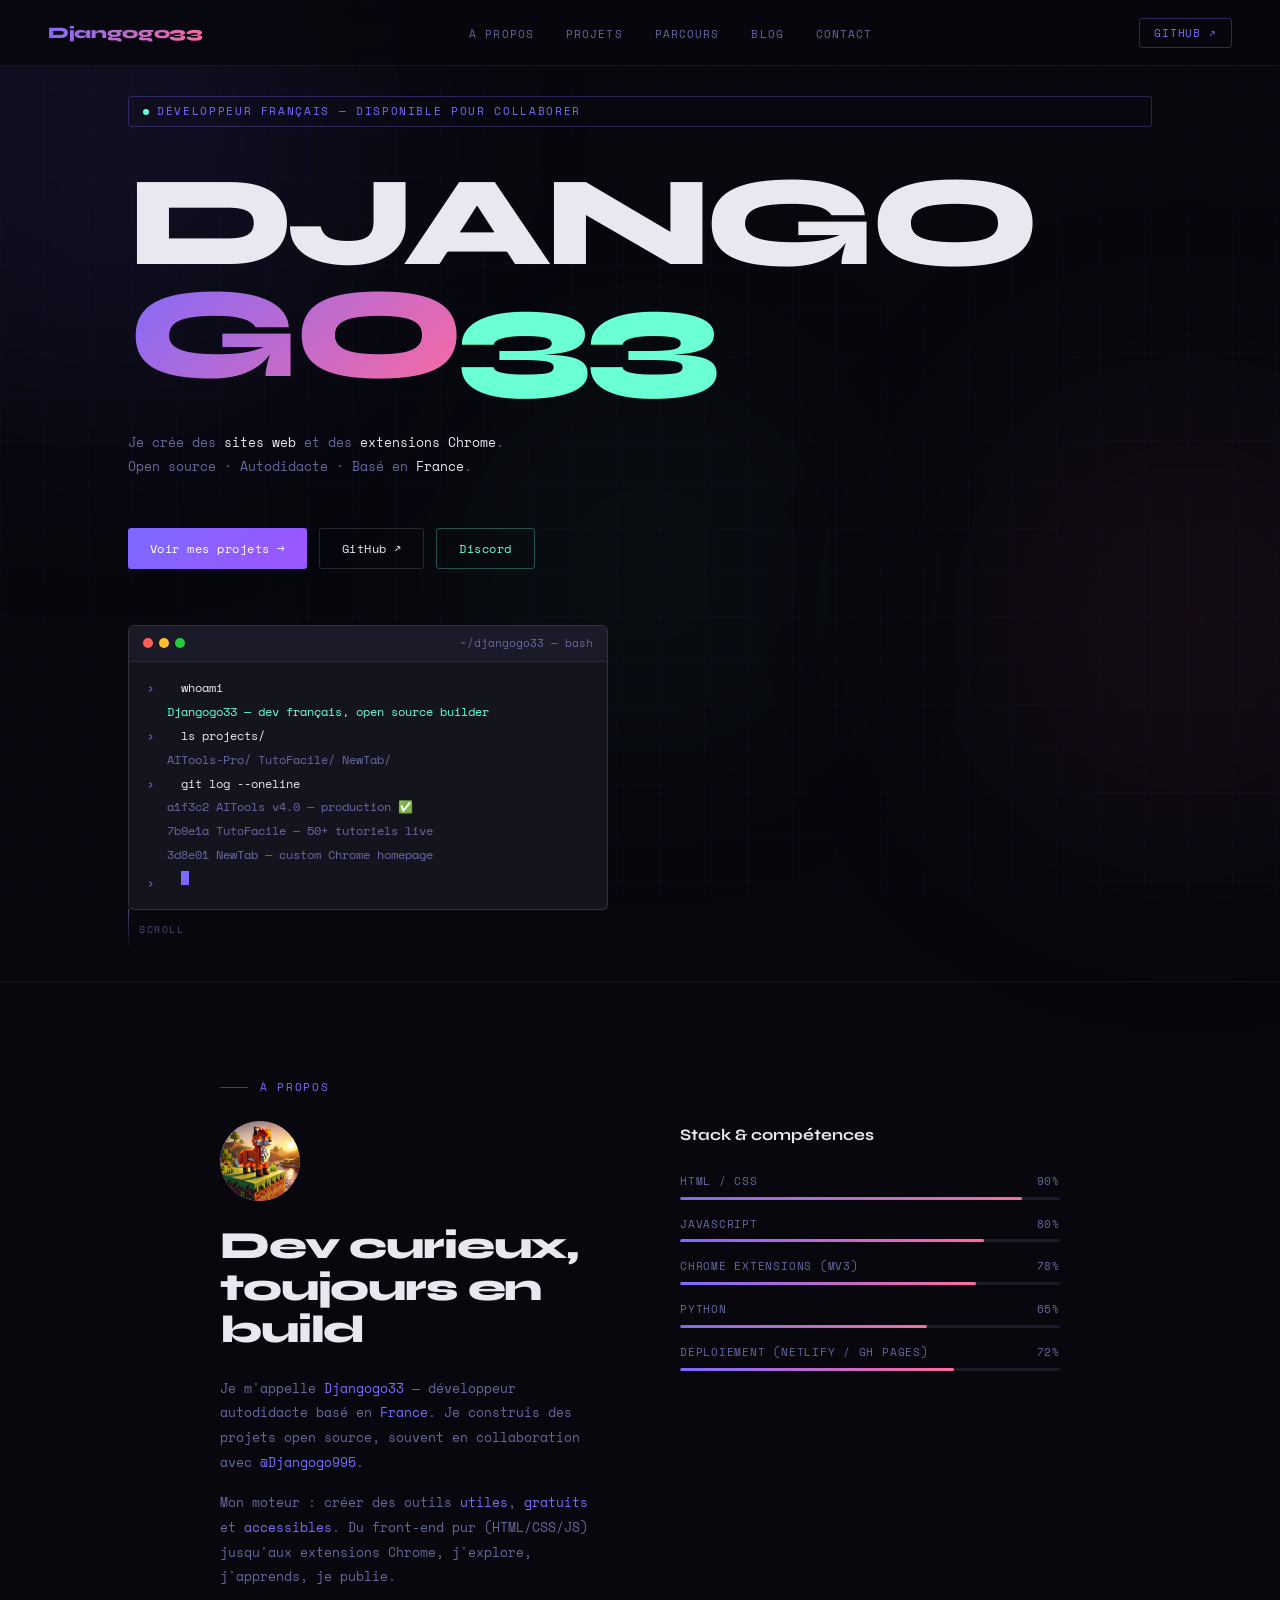
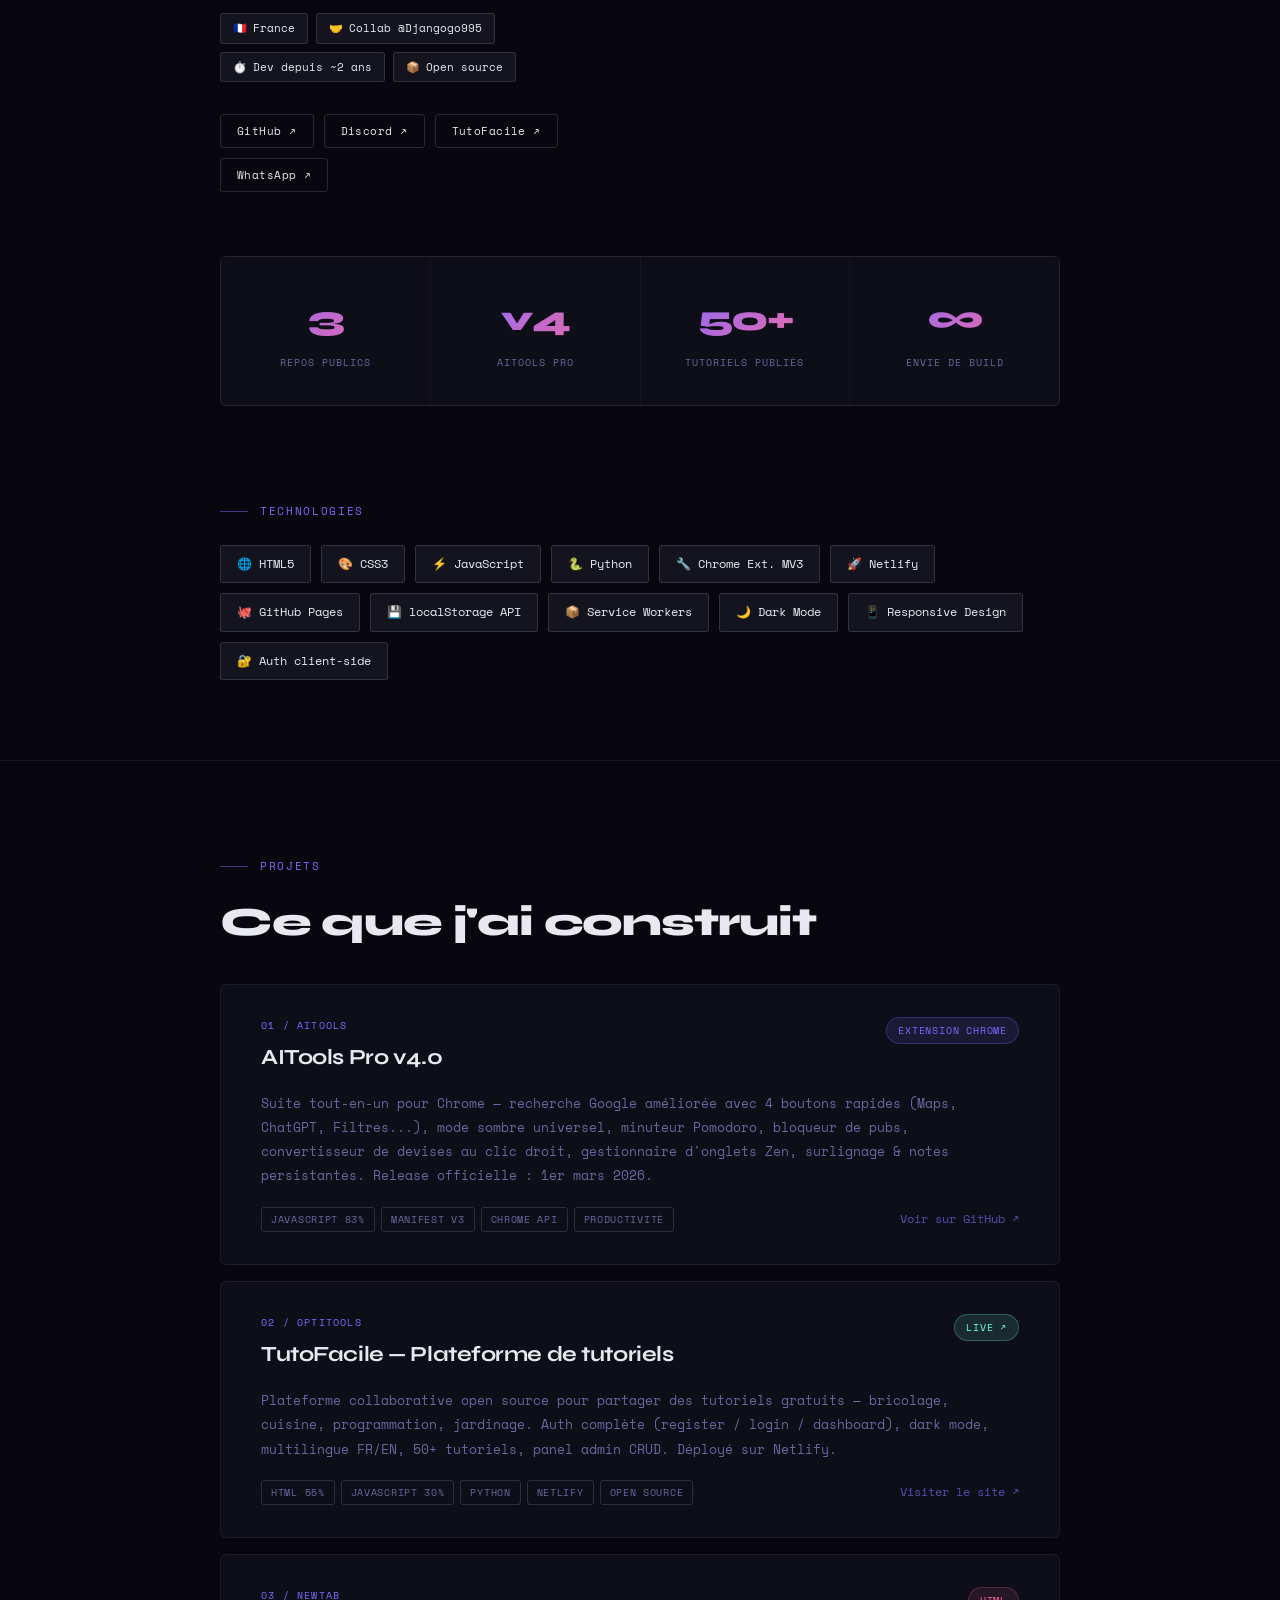
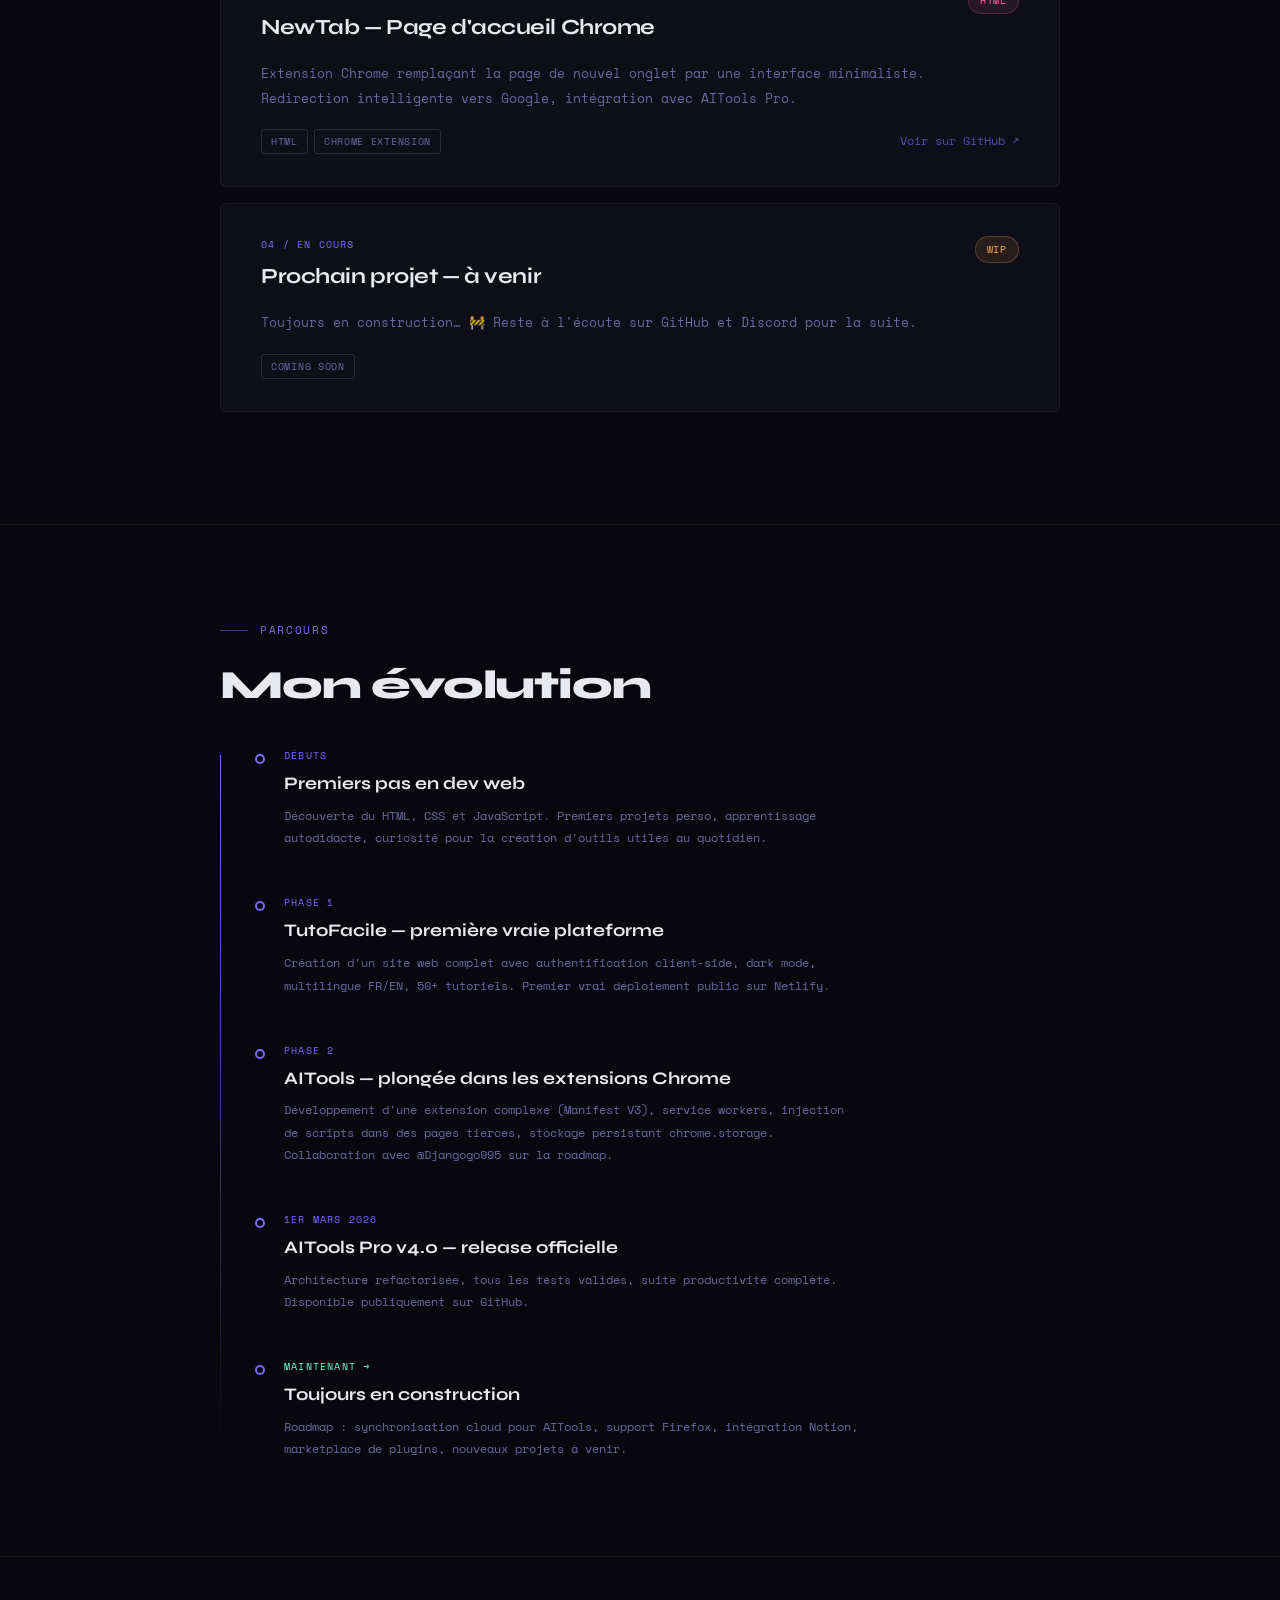
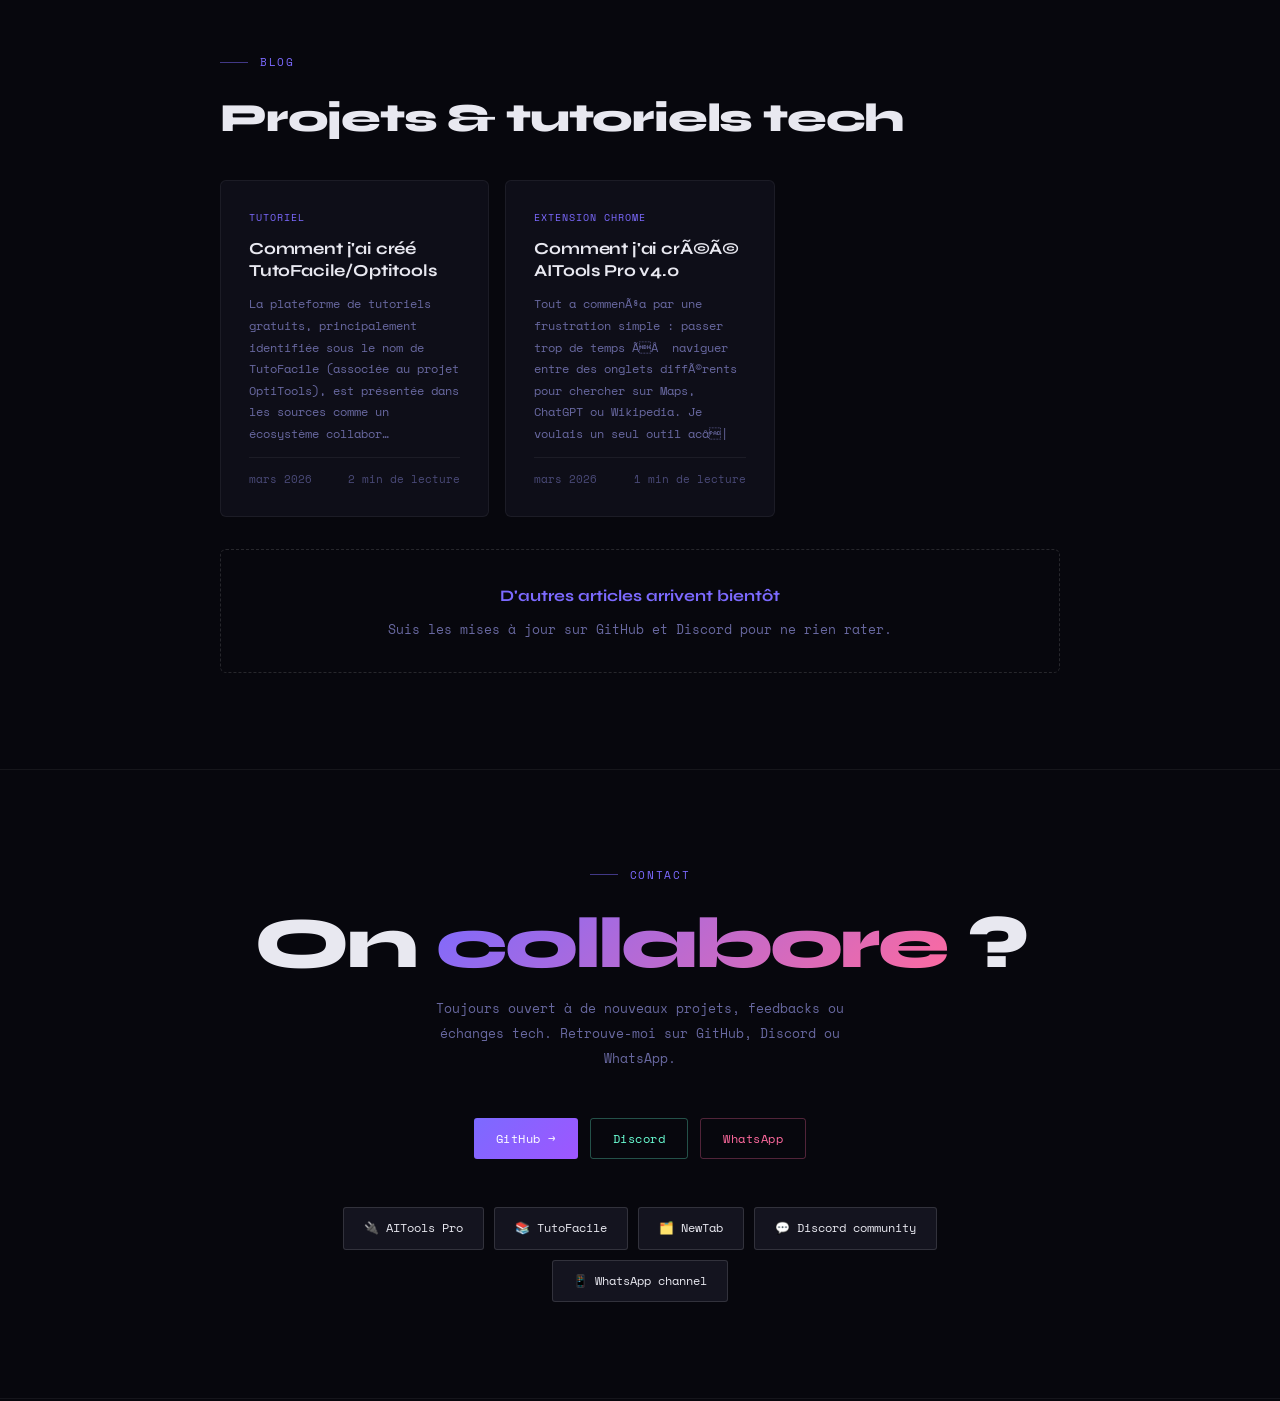
<file: index.html>
<!DOCTYPE html>
<html lang="fr">
<head>
  <!-- Google tag (gtag.js) -->
<script async src="https://www.googletagmanager.com/gtag/js?id=G-6Y93EBTF26"></script>
<script>
  window.dataLayer = window.dataLayer || [];
  function gtag(){dataLayer.push(arguments);}
  gtag('js', new Date());

  gtag('config', 'G-6Y93EBTF26');
</script>
  <meta charset="UTF-8">
  <meta name="viewport" content="width=device-width, initial-scale=1.0">
  <meta name="description" content="Djangogo33 — Développeur web français, créateur de sites et d'extensions Chrome. Projets open source.">
  <meta name="author" content="Djangogo33">
  <meta name="theme-color" content="#07070d">
  <title>Djangogo33 — Développeur</title>
  <!-- Favicon -->
  <link rel="icon" type="image/svg+xml" href="assets/favicon.svg">
  <link rel="alternate icon" href="assets/favicon.svg">
  <link rel="apple-touch-icon" href="assets/avatar.png">

  <!-- Fonts -->
  <link rel="preconnect" href="https://fonts.googleapis.com">
  <link href="https://fonts.googleapis.com/css2?family=Space+Mono:ital,wght@0,400;0,700;1,400&family=Syne:wght@400;700;800&display=swap" rel="stylesheet">

  <!-- CSS (ordre important) -->
  <link rel="stylesheet" href="css/variables.css">
  <link rel="stylesheet" href="css/base.css">
  <link rel="stylesheet" href="css/nav.css">
  <link rel="stylesheet" href="css/sections.css">
  <link rel="stylesheet" href="css/animations.css">
</head>
<body>

<!-- Blobs lumineux de fond -->
<div class="blob blob-1" aria-hidden="true"></div>
<div class="blob blob-2" aria-hidden="true"></div>
<div class="blob blob-3" aria-hidden="true"></div>

<!-- ══════════════════════════════════════════
     NAVIGATION
══════════════════════════════════════════ -->
<nav role="navigation" aria-label="Navigation principale">
  <span class="nav-logo" onclick="window.scrollTo({top:0,behavior:'smooth'})">Djangogo33</span>

  <ul class="nav-links" role="list">
    <li><a data-section="about"    onclick="navTo('about')">À propos</a></li>
    <li><a data-section="projects" onclick="navTo('projects')">Projets</a></li>
    <li><a data-section="parcours" onclick="navTo('parcours')">Parcours</a></li>
    <li><a data-section="blog"     onclick="navTo('blog')">Blog</a></li>
    <li><a data-section="contact"  onclick="navTo('contact')">Contact</a></li>
  </ul>

  <button class="nav-cta" onclick="go('https://github.com/Djangogo33')">GitHub ↗</button>

  <button class="nav-burger" id="nav-burger" aria-label="Ouvrir le menu" aria-expanded="false">
    <span></span><span></span><span></span>
  </button>
</nav>

<!-- Menu mobile -->
<div class="nav-mobile" id="nav-mobile" aria-hidden="true">
  <a onclick="navTo('about')">À propos</a>
  <a onclick="navTo('projects')">Projets</a>
  <a onclick="navTo('parcours')">Parcours</a>
  <a onclick="navTo('blog')">Blog</a>
  <a onclick="navTo('contact')">Contact</a>
  <a onclick="go('https://github.com/Djangogo33')">GitHub ↗</a>
</div>

<!-- ══════════════════════════════════════════
     HERO
══════════════════════════════════════════ -->
<section id="hero" aria-label="Accueil">

  <div class="hero-eyebrow">
    <span class="eyebrow-dot" aria-hidden="true"></span>
    Développeur français — disponible pour collaborer
  </div>

  <h1 class="hero-title">
    DJANGO<br>
    <span class="gradient-text">GO</span><span class="text-teal">33</span>
  </h1>

  <p class="hero-tagline">
    Je crée des <strong>sites web</strong> et des <strong>extensions Chrome</strong>.<br>
    Open source · Autodidacte · Basé en <strong>France</strong>.
  </p>

  <div class="hero-actions">
    <button class="btn btn-primary" onclick="navTo('projects')">Voir mes projets →</button>
    <button class="btn btn-ghost"   onclick="go('https://github.com/Djangogo33')">GitHub ↗</button>
    <button class="btn btn-teal"    onclick="go('https://discord.com/invite/7F8jX2Se')">Discord</button>
  </div>

  <!-- Terminal décoratif — rempli par main.js -->
  <div class="hero-terminal" aria-hidden="true">
    <div class="terminal-window">
      <div class="terminal-bar">
        <span class="td td-r"></span>
        <span class="td td-y"></span>
        <span class="td td-g"></span>
        <span class="terminal-title">~/djangogo33 — bash</span>
      </div>
      <div class="terminal-body" id="terminal-body"></div>
    </div>
  </div>

  <div class="hero-scroll" aria-hidden="true">
    <div class="scroll-line"></div>
    Scroll
  </div>

</section>

<div class="divider"></div>

<!-- ══════════════════════════════════════════
     À PROPOS
══════════════════════════════════════════ -->
<section id="about" aria-label="À propos">
  <div class="wrap section-pad">

    <p class="section-label">À propos</p>

    <div class="about-grid">

      <!-- Colonne gauche -->
      <div class="about-text">

        <!-- Avatar : photo du renard Minecraft -->
        <div class="about-avatar" aria-label="Avatar Djangogo33">
          <img src="assets/avatar.png" alt="Avatar Djangogo33 — renard Minecraft">
        </div>

        <h2>Dev curieux,<br>toujours en build</h2>

        <p>
          Je m'appelle <strong>Djangogo33</strong> — développeur autodidacte basé en
          <strong>France</strong>. Je construis des projets open source, souvent en
          collaboration avec <strong>@Djangogo995</strong>.
        </p>
        <p>
          Mon moteur : créer des outils <strong>utiles</strong>, <strong>gratuits</strong>
          et <strong>accessibles</strong>. Du front-end pur (HTML/CSS/JS) jusqu'aux
          extensions Chrome, j'explore, j'apprends, je publie.
        </p>

        <div class="about-info-chips">
          <span class="info-chip">🇫🇷 <span>France</span></span>
          <span class="info-chip">🤝 <span>Collab @Djangogo995</span></span>
          <span class="info-chip">⏱️ <span>Dev depuis ~2 ans</span></span>
          <span class="info-chip">📦 <span>Open source</span></span>
        </div>

        <div class="about-links">
          <button class="btn btn-ghost btn-sm" onclick="go('https://github.com/Djangogo33')">GitHub ↗</button>
          <button class="btn btn-ghost btn-sm" onclick="go('https://discord.com/invite/7F8jX2Se')">Discord ↗</button>
          <button class="btn btn-ghost btn-sm" onclick="go('https://optitools.netlify.app')">TutoFacile ↗</button>
          <button class="btn btn-ghost btn-sm" onclick="go('https://whatsapp.com/channel/0029VbCJCg06GcG7aLZPGu1f')">WhatsApp ↗</button>
          <!-- Décommente quand l'extension est publiée sur le Chrome Web Store :
          <button class="btn btn-ghost btn-sm" onclick="go('[CHROME_STORE_URL]')">AITools sur Chrome ↗</button>
          -->
        </div>
      </div>

      <!-- Colonne droite : compétences -->
      <div class="skills-block">
        <h3>Stack & compétences</h3>

        <div class="skill-item anim-up">
          <div class="skill-meta"><span>HTML / CSS</span><span>90%</span></div>
          <div class="skill-bar"><div class="skill-fill" style="width:90%;--d:0.10s"></div></div>
        </div>
        <div class="skill-item anim-up">
          <div class="skill-meta"><span>JavaScript</span><span>80%</span></div>
          <div class="skill-bar"><div class="skill-fill" style="width:80%;--d:0.18s"></div></div>
        </div>
        <div class="skill-item anim-up">
          <div class="skill-meta"><span>Chrome Extensions (MV3)</span><span>78%</span></div>
          <div class="skill-bar"><div class="skill-fill" style="width:78%;--d:0.26s"></div></div>
        </div>
        <div class="skill-item anim-up">
          <div class="skill-meta"><span>Python</span><span>65%</span></div>
          <div class="skill-bar"><div class="skill-fill" style="width:65%;--d:0.34s"></div></div>
        </div>
        <div class="skill-item anim-up">
          <div class="skill-meta"><span>Déploiement (Netlify / GH Pages)</span><span>72%</span></div>
          <div class="skill-bar"><div class="skill-fill" style="width:72%;--d:0.42s"></div></div>
        </div>
      </div>

    </div><!-- /about-grid -->

    <!-- Stats -->
    <div class="stats-row">
      <div class="stat-box anim-up">
        <span class="stat-num" data-count="3">3</span>
        <span class="stat-label">Repos publics</span>
      </div>
      <div class="stat-box anim-up">
        <span class="stat-num">v4</span>
        <span class="stat-label">AITools Pro</span>
      </div>
      <div class="stat-box anim-up">
        <span class="stat-num" data-count="50" data-suffix="+">50+</span>
        <span class="stat-label">Tutoriels publiés</span>
      </div>
      <div class="stat-box anim-up">
        <span class="stat-num">∞</span>
        <span class="stat-label">Envie de build</span>
      </div>
    </div>

  </div>
</section>

<!-- Tech Stack -->
<div class="wrap" style="padding-bottom:5rem;position:relative;z-index:1;">
  <p class="section-label">Technologies</p>
  <div class="stack-grid">
    <div class="stack-chip anim-up">🌐 HTML5</div>
    <div class="stack-chip anim-up">🎨 CSS3</div>
    <div class="stack-chip anim-up">⚡ JavaScript</div>
    <div class="stack-chip anim-up">🐍 Python</div>
    <div class="stack-chip anim-up">🔧 Chrome Ext. MV3</div>
    <div class="stack-chip anim-up">🚀 Netlify</div>
    <div class="stack-chip anim-up">🐙 GitHub Pages</div>
    <div class="stack-chip anim-up">💾 localStorage API</div>
    <div class="stack-chip anim-up">📦 Service Workers</div>
    <div class="stack-chip anim-up">🌙 Dark Mode</div>
    <div class="stack-chip anim-up">📱 Responsive Design</div>
    <div class="stack-chip anim-up">🔐 Auth client-side</div>
  </div>
</div>

<div class="divider"></div>

<!-- ══════════════════════════════════════════
     PROJETS
══════════════════════════════════════════ -->
<section id="projects" aria-label="Projets">
  <div class="wrap section-pad">

    <p class="section-label">Projets</p>
    <h2 class="section-title">Ce que j'ai construit</h2>

    <!-- AITools Pro -->
    <div class="project-card anim-up" data-url="https://github.com/Djangogo33/AITools" role="link" tabindex="0">
      <div class="pc-header">
        <div>
          <p class="pc-num">01 / AITools</p>
          <h3 class="pc-name">AITools Pro v4.0</h3>
        </div>
        <span class="pc-badge badge-ext">Extension Chrome</span>
      </div>
      <p class="pc-desc">
        Suite tout-en-un pour Chrome — recherche Google améliorée avec 4 boutons rapides
        (Maps, ChatGPT, Filtres...), mode sombre universel, minuteur Pomodoro, bloqueur
        de pubs, convertisseur de devises au clic droit, gestionnaire d'onglets Zen,
        surlignage &amp; notes persistantes. Release officielle : 1er mars 2026.
      </p>
      <div class="pc-footer">
        <div class="pc-tags">
          <span class="tag">JavaScript 83%</span>
          <span class="tag">Manifest V3</span>
          <span class="tag">Chrome API</span>
          <span class="tag">Productivité</span>
        </div>
        <span class="pc-link">Voir sur GitHub ↗</span>
      </div>
    </div>

    <!-- TutoFacile -->
    <div class="project-card anim-up" data-url="https://djangogo33.github.io/optitools" role="link" tabindex="0">
      <div class="pc-header">
        <div>
          <p class="pc-num">02 / Optitools</p>
          <h3 class="pc-name">TutoFacile — Plateforme de tutoriels</h3>
        </div>
        <span class="pc-badge badge-live">Live ↗</span>
      </div>
      <p class="pc-desc">
        Plateforme collaborative open source pour partager des tutoriels gratuits —
        bricolage, cuisine, programmation, jardinage. Auth complète (register / login / dashboard),
        dark mode, multilingue FR/EN, 50+ tutoriels, panel admin CRUD. Déployé sur Netlify.
      </p>
      <div class="pc-footer">
        <div class="pc-tags">
          <span class="tag">HTML 55%</span>
          <span class="tag">JavaScript 30%</span>
          <span class="tag">Python</span>
          <span class="tag">Netlify</span>
          <span class="tag">Open Source</span>
        </div>
        <span class="pc-link">Visiter le site ↗</span>
      </div>
    </div>

    <!-- NewTab -->
    <div class="project-card anim-up" data-url="https://github.com/Djangogo33/newtab" role="link" tabindex="0">
      <div class="pc-header">
        <div>
          <p class="pc-num">03 / NewTab</p>
          <h3 class="pc-name">NewTab — Page d'accueil Chrome</h3>
        </div>
        <span class="pc-badge badge-html">HTML</span>
      </div>
      <p class="pc-desc">
        Extension Chrome remplaçant la page de nouvel onglet par une interface minimaliste.
        Redirection intelligente vers Google, intégration avec AITools Pro.
      </p>
      <div class="pc-footer">
        <div class="pc-tags">
          <span class="tag">HTML</span>
          <span class="tag">Chrome Extension</span>
        </div>
        <span class="pc-link">Voir sur GitHub ↗</span>
      </div>
    </div>

    <!-- Projet à venir -->
    <div class="project-card anim-up project-wip">
      <div class="pc-header">
        <div>
          <p class="pc-num">04 / En cours</p>
          <h3 class="pc-name">Prochain projet — à venir</h3>
        </div>
        <span class="pc-badge badge-wip">WIP</span>
      </div>
      <p class="pc-desc">
        Toujours en construction… 🚧 Reste à l'écoute sur GitHub et Discord pour la suite.
      </p>
      <div class="pc-footer">
        <div class="pc-tags">
          <span class="tag">Coming soon</span>
        </div>
      </div>
    </div>

  </div>
</section>

<div class="divider"></div>

<!-- ══════════════════════════════════════════
     PARCOURS / TIMELINE
══════════════════════════════════════════ -->
<section id="parcours" aria-label="Parcours">
  <div class="wrap section-pad">

    <p class="section-label">Parcours</p>
    <h2 class="section-title">Mon évolution</h2>

    <div class="timeline">

      <div class="tl-item anim-up">
        <p class="tl-date">Débuts</p>
        <h3 class="tl-title">Premiers pas en dev web</h3>
        <p class="tl-desc">Découverte du HTML, CSS et JavaScript. Premiers projets perso,
        apprentissage autodidacte, curiosité pour la création d'outils utiles au quotidien.</p>
      </div>

      <div class="tl-item anim-up">
        <p class="tl-date">Phase 1</p>
        <h3 class="tl-title">TutoFacile — première vraie plateforme</h3>
        <p class="tl-desc">Création d'un site web complet avec authentification client-side,
        dark mode, multilingue FR/EN, 50+ tutoriels. Premier vrai déploiement public sur Netlify.</p>
      </div>

      <div class="tl-item anim-up">
        <p class="tl-date">Phase 2</p>
        <h3 class="tl-title">AITools — plongée dans les extensions Chrome</h3>
        <p class="tl-desc">Développement d'une extension complexe (Manifest V3), service workers,
        injection de scripts dans des pages tierces, stockage persistant chrome.storage.
        Collaboration avec @Djangogo995 sur la roadmap.</p>
      </div>

      <div class="tl-item anim-up">
        <p class="tl-date">1er mars 2026</p>
        <h3 class="tl-title">AITools Pro v4.0 — release officielle</h3>
        <p class="tl-desc">Architecture refactorisée, tous les tests validés,
        suite productivité complète. Disponible publiquement sur GitHub.</p>
      </div>

      <div class="tl-item anim-up">
        <p class="tl-date current">Maintenant →</p>
        <h3 class="tl-title">Toujours en construction</h3>
        <p class="tl-desc">Roadmap : synchronisation cloud pour AITools, support Firefox,
        intégration Notion, marketplace de plugins, nouveaux projets à venir.</p>
      </div>

    </div>

  </div>
</section>

<div class="divider"></div>

<!-- ══════════════════════════════════════════
     BLOG
══════════════════════════════════════════ -->
<section id="blog" aria-label="Blog">
  <div class="wrap section-pad">

    <p class="section-label">Blog</p>
    <h2 class="section-title">Projets &amp; tutoriels tech</h2>

    <!-- Rendu dynamique par blog.js -->
    <div id="blog-grid" class="blog-grid"></div>

    <div class="blog-cta anim-up">
      <strong>D'autres articles arrivent bientôt</strong>
      Suis les mises à jour sur GitHub et Discord pour ne rien rater.
    </div>

  </div>
</section>

<div class="divider"></div>

<!-- ══════════════════════════════════════════
     CONTACT
══════════════════════════════════════════ -->
<section id="contact" aria-label="Contact">
  <div class="wrap section-pad">

    <p class="section-label" style="justify-content:center">Contact</p>

    <h2 class="contact-title">
      On <span class="gradient-text">collabore</span>&nbsp;?
    </h2>

    <p class="contact-sub">
      Toujours ouvert à de nouveaux projets, feedbacks ou échanges tech.
      Retrouve-moi sur GitHub, Discord ou WhatsApp.
    </p>

    <div class="contact-btns">
      <button class="btn btn-primary" onclick="go('https://github.com/Djangogo33')">GitHub →</button>
      <button class="btn btn-teal"    onclick="go('https://discord.com/invite/7F8jX2Se')">Discord</button>
      <button class="btn btn-pink"    onclick="go('https://whatsapp.com/channel/0029VbCJCg06GcG7aLZPGu1f')">WhatsApp</button>
    </div>

    <div class="contact-links-grid">
      <div class="contact-chip" onclick="go('https://github.com/Djangogo33/AITools')">🔌 AITools Pro</div>
      <div class="contact-chip" onclick="go('https://djangogo33.github.io/optitools')">📚 TutoFacile</div>
      <div class="contact-chip" onclick="go('https://github.com/Djangogo33/newtab')">🗂️ NewTab</div>
      <div class="contact-chip" onclick="go('https://discord.com/invite/7F8jX2Se')">💬 Discord community</div>
      <div class="contact-chip" onclick="go('https://whatsapp.com/channel/0029VbCJCg06GcG7aLZPGu1f')">📱 WhatsApp channel</div>
      <!-- Décommente quand disponible :
      <div class="contact-chip" onclick="go('[CHROME_STORE_URL]')">🧩 AITools sur Chrome</div>
      -->
    </div>

  </div>
</section>

<!-- ══════════════════════════════════════════
     FOOTER
══════════════════════════════════════════ -->
<footer>
  <span>© <span id="footer-year">2026</span> Djangogo33 — France</span>
  <span class="footer-center">Built with ❤️ · HTML · CSS · JS</span>
  <div class="footer-right">
    <span onclick="go('https://github.com/Djangogo33')">GitHub ↗</span>
    <span onclick="go('https://discord.com/invite/7F8jX2Se')">Discord ↗</span>
    <span onclick="go('https://whatsapp.com/channel/0029VbCJCg06GcG7aLZPGu1f')">WhatsApp ↗</span>
  </div>
</footer>

<!-- JS (en bas pour performance) -->
<script src="js/main.js"></script>
<script src="js/blog.js"></script>

</body>
</html>
</file>
<file: css/variables.css>
/* ============================================
   VARIABLES.CSS — Design tokens & thème global
   ============================================ */

:root {
  /* Couleurs principales */
  --bg:        #07070d;
  --bg2:       #0e0e18;
  --bg3:       #14141f;
  --bg4:       #1a1a28;

  /* Bordures */
  --border:    rgba(255, 255, 255, 0.06);
  --border2:   rgba(255, 255, 255, 0.13);
  --border3:   rgba(255, 255, 255, 0.22);

  /* Accent violet */
  --accent:    #7c6aff;
  --accent-h:  #9e80ff;
  --accent-d:  #5a4acc;

  /* Accent rose */
  --pink:      #ff6a9e;
  --pink-h:    #ff8ab8;

  /* Accent vert/teal */
  --teal:      #6affd4;
  --teal-d:    #3ae0b0;

  /* Accent orange */
  --orange:    #ffaa4d;

  /* Texte */
  --text:      #e8e8f0;
  --muted:     #6868a0;
  --muted2:    #4a4a78;

  /* Typographie */
  --font-mono:    'Space Mono', monospace;
  --font-display: 'Syne', sans-serif;

  /* Espacements */
  --gap-sm:  0.75rem;
  --gap-md:  1.5rem;
  --gap-lg:  3rem;
  --gap-xl:  6rem;

  /* Rayons */
  --r-sm: 3px;
  --r-md: 6px;
  --r-lg: 12px;

  /* Transitions */
  --t-fast:   0.15s ease;
  --t-normal: 0.25s ease;
  --t-slow:   0.4s ease;

  /* Largeur max du contenu */
  --max-w: 920px;
}
</file>
<file: css/base.css>
/* ============================================
   BASE.CSS — Reset, typographie, utilitaires
   ============================================ */

*, *::before, *::after {
  box-sizing: border-box;
  margin: 0;
  padding: 0;
}

html {
  scroll-behavior: smooth;
  font-size: 16px;
}

body {
  background: var(--bg);
  color: var(--text);
  font-family: var(--font-mono);
  font-size: 14px;
  line-height: 1.7;
  overflow-x: hidden;
  -webkit-font-smoothing: antialiased;
}

/* Grille de fond */
body::before {
  content: '';
  position: fixed;
  inset: 0;
  background-image:
    linear-gradient(rgba(124, 106, 255, 0.025) 1px, transparent 1px),
    linear-gradient(90deg, rgba(124, 106, 255, 0.025) 1px, transparent 1px);
  background-size: 44px 44px;
  pointer-events: none;
  z-index: 0;
}

/* ── Blobs lumineux ── */
.blob {
  position: fixed;
  border-radius: 50%;
  filter: blur(130px);
  pointer-events: none;
  z-index: 0;
  animation: blobFloat 8s ease-in-out infinite;
}
.blob-1 {
  width: 520px; height: 520px;
  background: rgba(124, 106, 255, 0.09);
  top: -120px; left: -160px;
  animation-delay: 0s;
}
.blob-2 {
  width: 420px; height: 420px;
  background: rgba(255, 106, 158, 0.07);
  bottom: 8%; right: -120px;
  animation-delay: -3s;
}
.blob-3 {
  width: 320px; height: 320px;
  background: rgba(106, 255, 212, 0.05);
  top: 45%; left: 38%;
  animation-delay: -6s;
}
@keyframes blobFloat {
  0%, 100% { transform: translateY(0px) scale(1); }
  50%       { transform: translateY(-20px) scale(1.04); }
}

/* ── Conteneurs ── */
.wrap {
  position: relative;
  z-index: 1;
  max-width: var(--max-w);
  margin: 0 auto;
  padding: 0 2.5rem;
}

.section-pad {
  padding-top: var(--gap-xl);
  padding-bottom: var(--gap-xl);
}

.divider {
  height: 1px;
  background: var(--border);
  position: relative;
  z-index: 1;
}

/* ── Label de section ── */
.section-label {
  display: flex;
  align-items: center;
  gap: 12px;
  font-size: 11px;
  letter-spacing: 0.15em;
  text-transform: uppercase;
  color: var(--accent);
  margin-bottom: 1.5rem;
}
.section-label::before {
  content: '';
  width: 28px;
  height: 1px;
  background: var(--accent);
  opacity: 0.5;
}

/* ── Titres de section ── */
.section-title {
  font-family: var(--font-display);
  font-size: clamp(1.8rem, 4vw, 2.5rem);
  font-weight: 800;
  letter-spacing: -0.03em;
  line-height: 1.1;
  margin-bottom: 2.5rem;
}

/* ── Boutons ── */
.btn {
  display: inline-flex;
  align-items: center;
  gap: 8px;
  padding: 11px 22px;
  font-family: var(--font-mono);
  font-size: 12px;
  letter-spacing: 0.04em;
  border-radius: var(--r-sm);
  transition: all var(--t-normal);
  cursor: pointer;
  border: none;
  text-decoration: none;
  white-space: nowrap;
}
.btn-primary {
  background: linear-gradient(135deg, var(--accent), #9e56ff);
  color: #fff;
}
.btn-primary:hover {
  transform: translateY(-2px);
  box-shadow: 0 8px 28px rgba(124, 106, 255, 0.38);
}
.btn-ghost {
  background: transparent;
  color: var(--text);
  border: 1px solid var(--border2);
}
.btn-ghost:hover {
  border-color: var(--accent);
  color: var(--accent);
  background: rgba(124, 106, 255, 0.06);
}
.btn-teal {
  background: transparent;
  color: var(--teal);
  border: 1px solid rgba(106, 255, 212, 0.3);
}
.btn-teal:hover {
  background: rgba(106, 255, 212, 0.07);
  transform: translateY(-1px);
}
.btn-pink {
  background: transparent;
  color: var(--pink);
  border: 1px solid rgba(255, 106, 158, 0.3);
}
.btn-pink:hover {
  background: rgba(255, 106, 158, 0.07);
  transform: translateY(-1px);
}
.btn:active {
  transform: translateY(0) !important;
}

/* ── Tags / Chips ── */
.tag {
  display: inline-block;
  font-size: 10px;
  letter-spacing: 0.07em;
  text-transform: uppercase;
  padding: 3px 9px;
  border: 1px solid var(--border2);
  border-radius: var(--r-sm);
  color: var(--muted);
}

/* ── Utilitaires texte ── */
.text-accent  { color: var(--accent); }
.text-pink    { color: var(--pink); }
.text-teal    { color: var(--teal); }
.text-muted   { color: var(--muted); }
.text-muted2  { color: var(--muted2); }

.gradient-text {
  background: linear-gradient(135deg, var(--accent), var(--pink));
  -webkit-background-clip: text;
  -webkit-text-fill-color: transparent;
  background-clip: text;
}

/* ── Animations globales ── */
@keyframes fadeUp {
  from { opacity: 0; transform: translateY(22px); }
  to   { opacity: 1; transform: translateY(0); }
}
@keyframes fadeIn {
  from { opacity: 0; }
  to   { opacity: 1; }
}
@keyframes blink {
  0%, 100% { opacity: 1; }
  50%       { opacity: 0; }
}
@keyframes pulse {
  0%, 100% { opacity: 1; transform: scale(1); }
  50%       { opacity: 0.5; transform: scale(0.85); }
}
@keyframes fillBar {
  from { transform: scaleX(0); }
  to   { transform: scaleX(1); }
}
@keyframes scrollDrop {
  0%   { transform: scaleY(0); transform-origin: top; }
  50%  { transform: scaleY(1); transform-origin: top; }
  51%  { transform: scaleY(1); transform-origin: bottom; }
  100% { transform: scaleY(0); transform-origin: bottom; }
}

/* ── Responsive ── */
@media (max-width: 700px) {
  .wrap { padding: 0 1.25rem; }
  .section-pad { padding-top: 4rem; padding-bottom: 4rem; }
}

/* ── Variante petit bouton ── */
.btn-sm {
  font-size: 11px;
  padding: 8px 16px;
}

/* ── Projet WIP (non cliquable) ── */
.project-wip {
  opacity: 0.55;
  cursor: default;
  pointer-events: none;
}
</file>
<file: css/nav.css>
/* ============================================
   NAV.CSS — Barre de navigation fixe
   ============================================ */

nav {
  position: fixed;
  top: 0; left: 0; right: 0;
  z-index: 200;
  display: flex;
  justify-content: space-between;
  align-items: center;
  padding: 1.1rem 3rem;
  border-bottom: 1px solid var(--border);
  backdrop-filter: blur(22px);
  -webkit-backdrop-filter: blur(22px);
  background: rgba(7, 7, 13, 0.78);
  transition: border-color var(--t-normal);
}

nav.scrolled {
  border-color: var(--border2);
}

/* Logo */
.nav-logo {
  font-family: var(--font-display);
  font-weight: 800;
  font-size: 1rem;
  letter-spacing: -0.02em;
  background: linear-gradient(135deg, var(--accent), var(--pink));
  -webkit-background-clip: text;
  -webkit-text-fill-color: transparent;
  background-clip: text;
  cursor: pointer;
  user-select: none;
}

/* Liens */
.nav-links {
  display: flex;
  gap: 2rem;
  list-style: none;
}
.nav-links a {
  color: var(--muted);
  text-decoration: none;
  font-size: 11px;
  letter-spacing: 0.1em;
  text-transform: uppercase;
  transition: color var(--t-fast);
  cursor: pointer;
  position: relative;
  padding-bottom: 2px;
}
.nav-links a::after {
  content: '';
  position: absolute;
  left: 0; bottom: -2px;
  width: 0; height: 1px;
  background: var(--accent);
  transition: width var(--t-normal);
}
.nav-links a:hover       { color: var(--text); }
.nav-links a:hover::after { width: 100%; }
.nav-links a.active      { color: var(--accent); }
.nav-links a.active::after { width: 100%; }

/* CTA */
.nav-cta {
  font-family: var(--font-mono);
  font-size: 11px;
  letter-spacing: 0.08em;
  text-transform: uppercase;
  color: var(--accent);
  border: 1px solid rgba(124, 106, 255, 0.35);
  padding: 6px 14px;
  border-radius: var(--r-sm);
  cursor: pointer;
  transition: all var(--t-normal);
  background: none;
}
.nav-cta:hover {
  background: rgba(124, 106, 255, 0.1);
  border-color: var(--accent);
}

/* Burger mobile */
.nav-burger {
  display: none;
  flex-direction: column;
  gap: 5px;
  cursor: pointer;
  padding: 4px;
  background: none;
  border: none;
}
.nav-burger span {
  display: block;
  width: 22px;
  height: 1.5px;
  background: var(--text);
  transition: all var(--t-normal);
  border-radius: 2px;
}
.nav-burger.open span:nth-child(1) { transform: translateY(6.5px) rotate(45deg); }
.nav-burger.open span:nth-child(2) { opacity: 0; }
.nav-burger.open span:nth-child(3) { transform: translateY(-6.5px) rotate(-45deg); }

/* Mobile drawer */
.nav-mobile {
  display: none;
  position: fixed;
  top: 57px; left: 0; right: 0;
  background: rgba(7, 7, 13, 0.97);
  border-bottom: 1px solid var(--border2);
  backdrop-filter: blur(22px);
  z-index: 199;
  padding: 1.5rem 2rem;
  flex-direction: column;
  gap: 1.2rem;
}
.nav-mobile.open { display: flex; }
.nav-mobile a {
  color: var(--muted);
  text-decoration: none;
  font-size: 13px;
  letter-spacing: 0.1em;
  text-transform: uppercase;
  cursor: pointer;
  transition: color var(--t-fast);
}
.nav-mobile a:hover { color: var(--accent); }

/* ── Responsive ── */
@media (max-width: 700px) {
  nav { padding: 1rem 1.5rem; }
  .nav-links, .nav-cta { display: none; }
  .nav-burger { display: flex; }
}
</file>
<file: css/sections.css>
/* ============================================
   SECTIONS.CSS — Styles de chaque section
   ============================================ */

/* ══════════════════════════════════════════
   HERO
══════════════════════════════════════════ */
#hero {
  position: relative;
  z-index: 1;
  min-height: 100vh;
  display: flex;
  flex-direction: column;
  justify-content: center;
  padding: 6rem 10vw 4rem;
}

.hero-eyebrow {
  display: inline-flex;
  align-items: center;
  gap: 8px;
  font-size: 11px;
  letter-spacing: 0.15em;
  text-transform: uppercase;
  color: var(--accent);
  border: 1px solid rgba(124, 106, 255, 0.3);
  padding: 5px 14px;
  border-radius: var(--r-sm);
  margin-bottom: 2.5rem;
  animation: fadeUp 0.6s ease both;
}
.eyebrow-dot {
  width: 6px; height: 6px;
  border-radius: 50%;
  background: var(--teal);
  animation: pulse 2s ease-in-out infinite;
}

.hero-title {
  font-family: var(--font-display);
  font-size: clamp(4rem, 10vw, 8.5rem);
  font-weight: 800;
  line-height: 0.88;
  letter-spacing: -0.05em;
  margin-bottom: 0.3em;
  animation: fadeUp 0.6s 0.1s ease both;
}

.hero-tagline {
  font-size: 13px;
  color: var(--muted);
  max-width: 470px;
  margin-bottom: 3rem;
  line-height: 1.9;
  animation: fadeUp 0.6s 0.2s ease both;
}
.hero-tagline strong { color: var(--text); font-weight: 400; }

.hero-actions {
  display: flex;
  gap: 12px;
  flex-wrap: wrap;
  animation: fadeUp 0.6s 0.3s ease both;
}

/* Terminal */
.hero-terminal {
  margin-top: 3.5rem;
  animation: fadeUp 0.6s 0.4s ease both;
}
.terminal-window {
  display: inline-block;
  background: var(--bg3);
  border: 1px solid var(--border2);
  border-radius: var(--r-md);
  overflow: hidden;
  max-width: 480px;
  width: 100%;
}
.terminal-bar {
  display: flex;
  align-items: center;
  gap: 6px;
  padding: 8px 14px;
  background: var(--bg4);
  border-bottom: 1px solid var(--border);
}
.td { width: 10px; height: 10px; border-radius: 50%; }
.td-r { background: #ff5f56; }
.td-y { background: #ffbd2e; }
.td-g { background: #27c93f; }
.terminal-title {
  font-size: 11px;
  color: var(--muted);
  margin-left: auto;
}
.terminal-body {
  padding: 14px 18px;
  font-size: 12px;
  line-height: 2;
}
.t-line  { display: flex; gap: 10px; }
.t-prompt { color: var(--accent); }
.t-cmd   { color: var(--text); }
.t-out   { color: var(--teal); padding-left: 20px; }
.t-muted { color: var(--muted); padding-left: 20px; }
.cursor  {
  display: inline-block;
  width: 8px; height: 14px;
  background: var(--accent);
  vertical-align: middle;
  animation: blink 1s step-end infinite;
}

/* Scroll indicator */
.hero-scroll {
  position: absolute;
  bottom: 2rem; left: 10vw;
  font-size: 10px;
  color: var(--muted2);
  letter-spacing: 0.15em;
  text-transform: uppercase;
  display: flex;
  align-items: center;
  gap: 10px;
  animation: fadeUp 0.6s 0.6s ease both;
}
.scroll-line {
  width: 1px; height: 40px;
  background: linear-gradient(to bottom, var(--muted2), transparent);
  animation: scrollDrop 2s ease-in-out infinite;
}

/* ══════════════════════════════════════════
   ABOUT
══════════════════════════════════════════ */
.about-grid {
  display: grid;
  grid-template-columns: 1fr 1fr;
  gap: 5rem;
  align-items: start;
}

.about-avatar {
  width: 80px; height: 80px;
  border-radius: 50%;
  background: linear-gradient(135deg, var(--accent), var(--pink));
  display: flex;
  align-items: center;
  justify-content: center;
  font-family: var(--font-display);
  font-size: 1.6rem;
  font-weight: 800;
  color: #fff;
  margin-bottom: 1.5rem;
  flex-shrink: 0;
  overflow: hidden;
}
.about-avatar img {
  width: 100%; height: 100%;
  object-fit: cover;
  border-radius: 50%;
}

.about-text h2 {
  font-family: var(--font-display);
  font-size: 2.4rem;
  font-weight: 800;
  letter-spacing: -0.03em;
  margin-bottom: 1.5rem;
  line-height: 1.1;
}
.about-text p {
  color: var(--muted);
  margin-bottom: 1rem;
  line-height: 1.9;
  font-size: 13px;
}
.about-text p strong { color: var(--accent); font-weight: 400; }

.about-info-chips {
  display: flex;
  flex-wrap: wrap;
  gap: 8px;
  margin: 1.5rem 0;
}
.info-chip {
  display: inline-flex;
  align-items: center;
  gap: 6px;
  font-size: 11px;
  padding: 5px 12px;
  background: var(--bg3);
  border: 1px solid var(--border2);
  border-radius: var(--r-sm);
  color: var(--muted);
}
.info-chip span { color: var(--text); }

.about-links {
  display: flex;
  gap: 10px;
  flex-wrap: wrap;
  margin-top: 2rem;
}

/* Skills */
.skills-block h3 {
  font-family: var(--font-display);
  font-size: 1rem;
  font-weight: 700;
  margin-bottom: 1.5rem;
  color: var(--text);
}
.skill-item { margin-bottom: 15px; }
.skill-meta {
  display: flex;
  justify-content: space-between;
  font-size: 11px;
  letter-spacing: 0.07em;
  text-transform: uppercase;
  color: var(--muted);
  margin-bottom: 6px;
}
.skill-bar {
  height: 3px;
  background: var(--bg4);
  border-radius: 2px;
  overflow: hidden;
}
.skill-fill {
  height: 100%;
  border-radius: 2px;
  background: linear-gradient(90deg, var(--accent), var(--pink));
  animation: fillBar 1.3s cubic-bezier(0.16, 1, 0.3, 1) both;
  animation-delay: var(--d, 0s);
}

/* Stats */
.stats-row {
  display: grid;
  grid-template-columns: repeat(4, 1fr);
  gap: 1px;
  margin: 4rem 0 0;
  background: var(--border);
  border: 1px solid var(--border);
  border-radius: var(--r-md);
  overflow: hidden;
}
.stat-box {
  background: var(--bg2);
  padding: 2rem 1.5rem;
  text-align: center;
  transition: background var(--t-normal);
}
.stat-box:hover { background: var(--bg3); }
.stat-num {
  font-family: var(--font-display);
  font-size: 2.2rem;
  font-weight: 800;
  letter-spacing: -0.05em;
  display: block;
  background: linear-gradient(135deg, var(--accent), var(--pink));
  -webkit-background-clip: text;
  -webkit-text-fill-color: transparent;
  background-clip: text;
}
.stat-label {
  font-size: 10px;
  color: var(--muted);
  letter-spacing: 0.1em;
  text-transform: uppercase;
  margin-top: 4px;
}

/* ══════════════════════════════════════════
   TECH STACK
══════════════════════════════════════════ */
.stack-grid {
  display: flex;
  flex-wrap: wrap;
  gap: 10px;
}
.stack-chip {
  display: inline-flex;
  align-items: center;
  gap: 8px;
  padding: 8px 16px;
  background: var(--bg3);
  border: 1px solid var(--border2);
  border-radius: var(--r-sm);
  font-size: 12px;
  color: var(--text);
  transition: all var(--t-normal);
  cursor: default;
}
.stack-chip:hover {
  border-color: var(--accent);
  color: var(--accent);
  background: rgba(124, 106, 255, 0.07);
  transform: translateY(-2px);
}

/* ══════════════════════════════════════════
   PROJECTS
══════════════════════════════════════════ */
.project-card {
  background: var(--bg2);
  border: 1px solid var(--border);
  border-radius: var(--r-md);
  padding: 2rem 2.5rem;
  margin-bottom: 16px;
  cursor: pointer;
  transition: all 0.28s ease;
  position: relative;
  overflow: hidden;
}
.project-card::before {
  content: '';
  position: absolute;
  left: 0; top: 0; bottom: 0;
  width: 3px;
  background: linear-gradient(to bottom, var(--accent), var(--pink));
  transform: scaleY(0);
  transform-origin: bottom;
  transition: transform 0.3s ease;
}
.project-card::after {
  content: '';
  position: absolute;
  inset: 0;
  background: linear-gradient(135deg, rgba(124, 106, 255, 0.04), transparent);
  opacity: 0;
  transition: opacity 0.3s;
}
.project-card:hover {
  border-color: rgba(124, 106, 255, 0.4);
  transform: translateY(-3px);
  box-shadow: 0 14px 44px rgba(0, 0, 0, 0.45);
}
.project-card:hover::before  { transform: scaleY(1); }
.project-card:hover::after   { opacity: 1; }
.project-card:active         { transform: translateY(-1px); }

.pc-header {
  display: flex;
  justify-content: space-between;
  align-items: flex-start;
  margin-bottom: 1rem;
  position: relative;
  z-index: 1;
}
.pc-num {
  font-size: 10px;
  letter-spacing: 0.12em;
  text-transform: uppercase;
  color: var(--accent);
  margin-bottom: 5px;
}
.pc-name {
  font-family: var(--font-display);
  font-size: 1.35rem;
  font-weight: 700;
  letter-spacing: -0.02em;
}
.pc-badge {
  font-size: 10px;
  letter-spacing: 0.08em;
  text-transform: uppercase;
  padding: 4px 11px;
  border-radius: 20px;
  white-space: nowrap;
  flex-shrink: 0;
  margin-left: 1rem;
}
.badge-live { background: rgba(106,255,212,0.12); color: var(--teal);   border: 1px solid rgba(106,255,212,0.25); }
.badge-ext  { background: rgba(124,106,255,0.12); color: var(--accent); border: 1px solid rgba(124,106,255,0.28); }
.badge-html { background: rgba(255,106,158,0.1);  color: var(--pink);   border: 1px solid rgba(255,106,158,0.22); }
.badge-wip  { background: rgba(255,170,77,0.1);   color: var(--orange); border: 1px solid rgba(255,170,77,0.25); }

.pc-desc {
  font-size: 13px;
  color: var(--muted);
  line-height: 1.85;
  margin-bottom: 1.2rem;
  position: relative;
  z-index: 1;
}
.pc-footer {
  display: flex;
  justify-content: space-between;
  align-items: center;
  position: relative;
  z-index: 1;
}
.pc-tags { display: flex; flex-wrap: wrap; gap: 6px; }
.pc-link {
  font-size: 12px;
  color: var(--accent);
  opacity: 0.65;
  transition: opacity var(--t-fast);
  white-space: nowrap;
  margin-left: 1rem;
}
.project-card:hover .pc-link { opacity: 1; }

/* ══════════════════════════════════════════
   TIMELINE / PARCOURS
══════════════════════════════════════════ */
.timeline {
  position: relative;
  padding-left: 2.5rem;
}
.timeline::before {
  content: '';
  position: absolute;
  left: 0; top: 8px; bottom: 0;
  width: 1px;
  background: linear-gradient(to bottom, var(--accent), transparent);
}
.tl-item {
  position: relative;
  padding: 0 0 2.8rem 1.5rem;
}
.tl-item::before {
  content: '';
  position: absolute;
  left: -5px; top: 7px;
  width: 10px; height: 10px;
  border-radius: 50%;
  background: var(--bg);
  border: 2px solid var(--accent);
  transition: background var(--t-normal);
}
.tl-item:hover::before  { background: var(--accent); }
.tl-item:last-child     { padding-bottom: 0; }

.tl-date {
  font-size: 10px;
  letter-spacing: 0.12em;
  text-transform: uppercase;
  color: var(--accent);
  margin-bottom: 5px;
}
.tl-date.current { color: var(--teal); }
.tl-title {
  font-family: var(--font-display);
  font-size: 1.1rem;
  font-weight: 700;
  margin-bottom: 6px;
}
.tl-desc {
  font-size: 12px;
  color: var(--muted);
  line-height: 1.85;
  max-width: 580px;
}

/* ══════════════════════════════════════════
   BLOG
══════════════════════════════════════════ */
.blog-grid {
  display: grid;
  grid-template-columns: repeat(auto-fill, minmax(260px, 1fr));
  gap: 16px;
}
.blog-card {
  background: var(--bg2);
  border: 1px solid var(--border);
  border-radius: var(--r-md);
  padding: 1.75rem;
  cursor: pointer;
  transition: all var(--t-normal);
  display: flex;
  flex-direction: column;
  gap: 0.75rem;
}
.blog-card:hover {
  border-color: rgba(124,106,255,0.35);
  transform: translateY(-3px);
  box-shadow: 0 10px 36px rgba(0,0,0,0.4);
}
.blog-tag {
  font-size: 10px;
  letter-spacing: 0.1em;
  text-transform: uppercase;
  color: var(--accent);
}
.blog-title {
  font-family: var(--font-display);
  font-size: 1.05rem;
  font-weight: 700;
  letter-spacing: -0.01em;
  line-height: 1.3;
}
.blog-excerpt {
  font-size: 12px;
  color: var(--muted);
  line-height: 1.8;
  flex: 1;
}
.blog-meta {
  font-size: 11px;
  color: var(--muted2);
  display: flex;
  justify-content: space-between;
  padding-top: 0.75rem;
  border-top: 1px solid var(--border);
}
.blog-cta {
  text-align: center;
  margin-top: 2rem;
  padding: 2rem;
  border: 1px dashed var(--border2);
  border-radius: var(--r-md);
  color: var(--muted);
  font-size: 13px;
}
.blog-cta strong { color: var(--accent); display: block; margin-bottom: 0.5rem; font-family: var(--font-display); font-size: 1rem; }

/* ══════════════════════════════════════════
   CONTACT
══════════════════════════════════════════ */
#contact { text-align: center; }

.contact-title {
  font-family: var(--font-display);
  font-size: clamp(2.5rem, 6vw, 4.5rem);
  font-weight: 800;
  letter-spacing: -0.04em;
  line-height: 1;
  margin-bottom: 1rem;
}
.contact-sub {
  color: var(--muted);
  margin-bottom: 3rem;
  font-size: 13px;
  max-width: 420px;
  margin-left: auto;
  margin-right: auto;
  line-height: 1.9;
}

.contact-btns {
  display: flex;
  justify-content: center;
  gap: 12px;
  flex-wrap: wrap;
  margin-bottom: 3rem;
}

.contact-links-grid {
  display: flex;
  justify-content: center;
  flex-wrap: wrap;
  gap: 10px;
  max-width: 620px;
  margin: 0 auto;
}
.contact-chip {
  display: inline-flex;
  align-items: center;
  gap: 8px;
  padding: 10px 20px;
  background: var(--bg3);
  border: 1px solid var(--border2);
  border-radius: var(--r-sm);
  font-size: 12px;
  color: var(--text);
  cursor: pointer;
  transition: all var(--t-normal);
}
.contact-chip:hover {
  border-color: var(--pink);
  color: var(--pink);
  background: rgba(255, 106, 158, 0.07);
  transform: translateY(-2px);
}

/* ══════════════════════════════════════════
   FOOTER
══════════════════════════════════════════ */
footer {
  position: relative;
  z-index: 1;
  border-top: 1px solid var(--border);
  padding: 2rem 3rem;
  display: flex;
  justify-content: space-between;
  align-items: center;
  color: var(--muted2);
  font-size: 11px;
  letter-spacing: 0.05em;
}
.footer-center {
  color: var(--muted2);
  font-size: 11px;
}
.footer-right { display: flex; gap: 1.5rem; }
.footer-right span {
  cursor: pointer;
  transition: color var(--t-fast);
}
.footer-right span:hover { color: var(--text); }

/* ══════════════════════════════════════════
   RESPONSIVE SECTIONS
══════════════════════════════════════════ */
@media (max-width: 700px) {
  #hero { padding: 5rem 6vw 3rem; }
  .hero-scroll { left: 6vw; }
  .about-grid { grid-template-columns: 1fr; gap: 3rem; }
  .stats-row { grid-template-columns: repeat(2,1fr); }
  .pc-header { flex-direction: column; gap: 8px; }
  .pc-badge { margin-left: 0; }
  .blog-grid { grid-template-columns: 1fr; }
  footer { flex-direction: column; gap: 1rem; text-align: center; }
  .footer-right { justify-content: center; }
}

/* ── Avatar avec image ── */
.about-avatar img {
  width: 100%;
  height: 100%;
  object-fit: cover;
  border-radius: 50%;
  display: block;
}
</file>
<file: css/animations.css>
/* ============================================
   ANIMATIONS.CSS — Classes d'animation au scroll
   ============================================ */

/* Éléments à animer (invisibles par défaut) */
.anim-up {
  opacity: 0;
  transform: translateY(20px);
  transition: opacity 0.55s ease, transform 0.55s ease;
}

/* Classe ajoutée par JS quand l'élément est visible */
.anim-visible {
  opacity: 1 !important;
  transform: translateY(0) !important;
}

/* Délais en cascade pour les grilles */
.anim-up:nth-child(1)  { transition-delay: 0.00s; }
.anim-up:nth-child(2)  { transition-delay: 0.07s; }
.anim-up:nth-child(3)  { transition-delay: 0.14s; }
.anim-up:nth-child(4)  { transition-delay: 0.21s; }
.anim-up:nth-child(5)  { transition-delay: 0.28s; }
.anim-up:nth-child(6)  { transition-delay: 0.35s; }

/* Hero — animations séquentielles définies inline */
.hero-eyebrow  { animation: fadeUp 0.6s 0.0s ease both; }
.hero-title    { animation: fadeUp 0.6s 0.1s ease both; }
.hero-tagline  { animation: fadeUp 0.6s 0.2s ease both; }
.hero-actions  { animation: fadeUp 0.6s 0.3s ease both; }
.hero-terminal { animation: fadeUp 0.6s 0.4s ease both; }
.hero-scroll   { animation: fadeUp 0.6s 0.6s ease both; }
</file>
